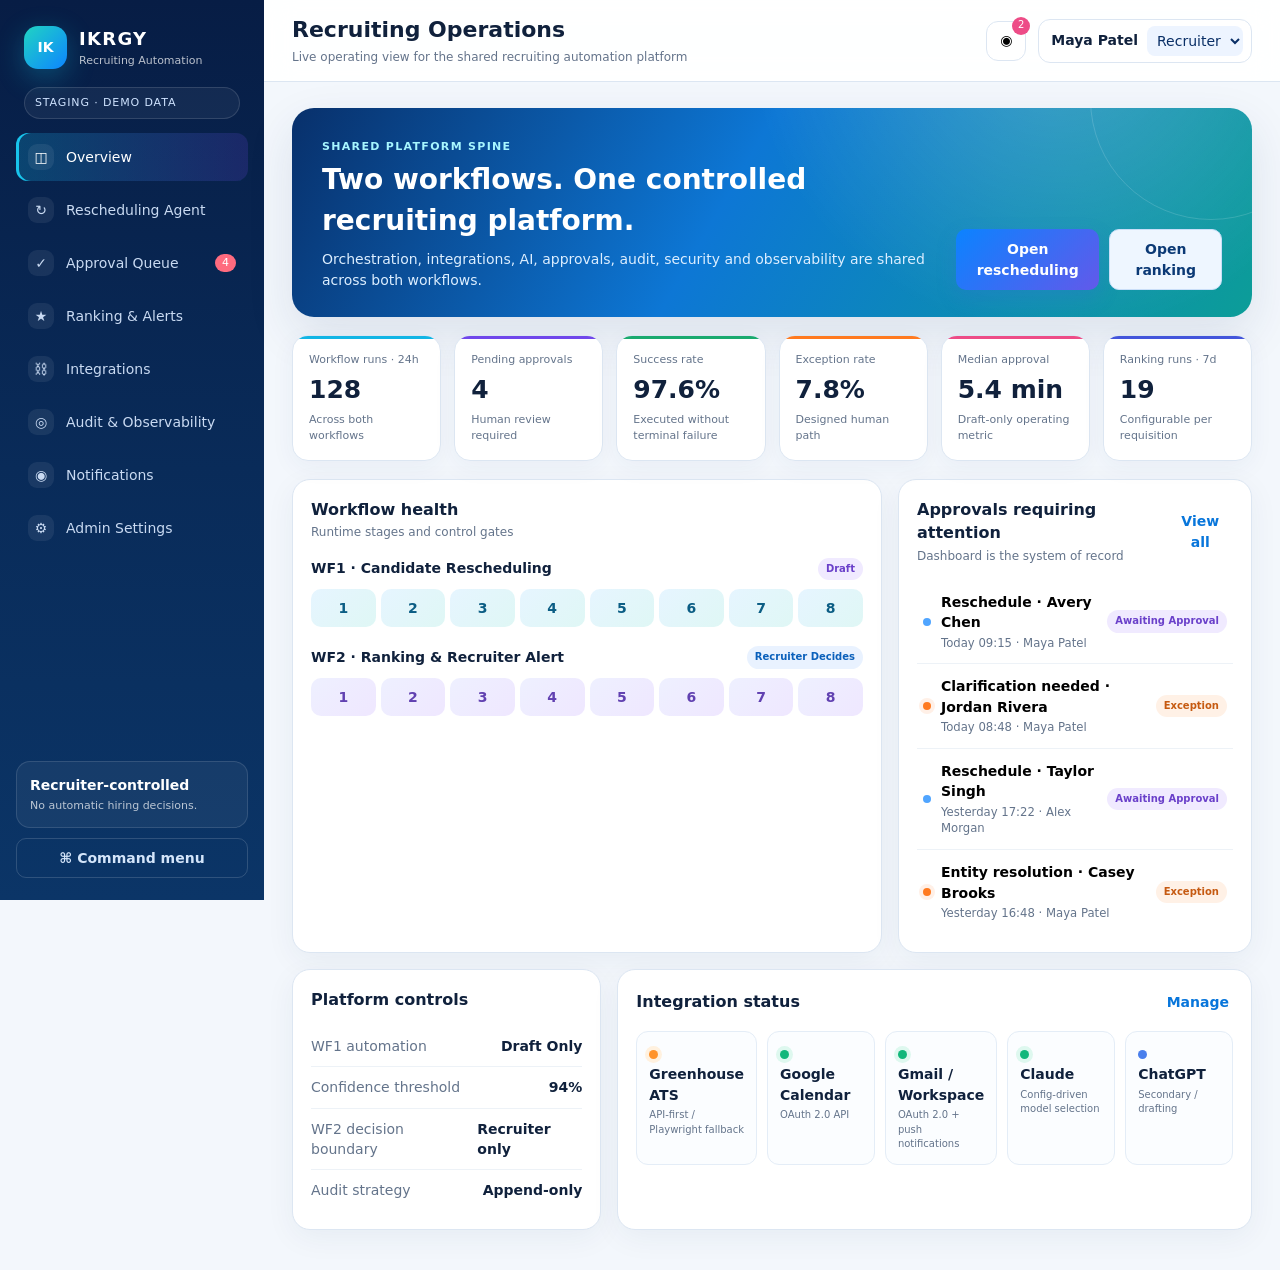
<file: index.html>
<!doctype html>
<html lang="en">
<head>
  <meta charset="utf-8" />
  <meta name="viewport" content="width=device-width, initial-scale=1" />
  <meta name="color-scheme" content="light" />
  <title>IKRGY Recruiting Automation Platform</title>
  <style>
:root{--navy:#071d45;--navy2:#0a2f66;--blue:#0a7cff;--cyan:#12b5e5;--teal:#00a886;--green:#1aaa6f;--violet:#7047eb;--indigo:#4355db;--orange:#ff7a20;--pink:#ed4c87;--red:#d83c55;--bg:#f3f7fc;--card:#fff;--text:#10213c;--muted:#64748b;--line:#dce6f2;--shadow:0 18px 48px rgba(25,56,102,.11)}*{box-sizing:border-box}html,body{margin:0;background:var(--bg);color:var(--text);font:14px/1.45 Inter,ui-sans-serif,system-ui,-apple-system,BlinkMacSystemFont,"Segoe UI",sans-serif}button,input,select,textarea{font:inherit}button{cursor:pointer}.app-shell{min-height:100vh;display:grid;grid-template-columns:264px 1fr}.sidebar{background:linear-gradient(180deg,#071d45 0%,#092b59 52%,#0b3567 100%);color:#fff;padding:22px 16px;position:sticky;top:0;height:100vh;display:flex;flex-direction:column}.brand{display:flex;align-items:center;gap:12px;padding:4px 8px 18px}.brand-mark{width:43px;height:43px;border-radius:14px;display:grid;place-items:center;background:linear-gradient(135deg,#20d4c3,#0d85ff);font-weight:900;box-shadow:0 8px 28px rgba(20,190,220,.3)}.brand b{font-size:18px;letter-spacing:1.3px;display:block}.brand span{display:block;font-size:11px;opacity:.72}.env-chip{margin:0 8px 14px;padding:7px 10px;border:1px solid rgba(255,255,255,.13);border-radius:999px;font-size:11px;text-transform:uppercase;letter-spacing:.08em;color:#cfe3ff;background:rgba(255,255,255,.05)}nav{display:flex;flex-direction:column;gap:5px}.nav-link{color:#c9daf2;text-decoration:none;display:flex;gap:12px;align-items:center;padding:11px 12px;border-radius:12px;transition:.2s}.nav-link:hover{background:rgba(255,255,255,.07);color:#fff}.nav-link.active{background:linear-gradient(90deg,rgba(18,181,229,.24),rgba(112,71,235,.18));box-shadow:inset 3px 0 #18c4ec;color:#fff}.nav-icon{width:26px;height:26px;display:grid;place-items:center;border-radius:9px;background:rgba(255,255,255,.07)}.nav-link em{margin-left:auto;background:#ff6b7f;color:#fff;border-radius:999px;padding:1px 7px;font-size:11px;font-style:normal}.sidebar-foot{margin-top:auto}.security-note{padding:13px;border:1px solid rgba(255,255,255,.12);border-radius:14px;margin-bottom:10px;background:rgba(255,255,255,.05)}.security-note b,.security-note span{display:block}.security-note span{font-size:11px;opacity:.7;margin-top:2px}.main{min-width:0}.topbar{height:82px;background:rgba(255,255,255,.92);backdrop-filter:blur(14px);border-bottom:1px solid var(--line);display:flex;align-items:center;justify-content:space-between;padding:0 28px;position:sticky;top:0;z-index:20}.topbar h1{font-size:22px;margin:0}.topbar p{margin:3px 0 0;color:var(--muted);font-size:12px}.top-actions{display:flex;gap:12px;align-items:center}.role-switch{display:flex;gap:9px;align-items:center;padding:6px 8px 6px 12px;border:1px solid var(--line);border-radius:12px;background:#fff}.role-switch span{font-weight:700}.role-switch select{border:0;background:#edf4ff;padding:6px;border-radius:8px;color:var(--navy2)}.icon-btn{border:1px solid var(--line);background:#fff;width:40px;height:40px;border-radius:12px;position:relative}.counter{position:absolute;right:-5px;top:-5px;background:var(--pink);color:white;border-radius:999px;min-width:18px;height:18px;padding:0 4px;font-size:10px;display:grid;place-items:center}.content{padding:26px 28px 40px;max-width:1600px;margin:auto}.hero-strip{border-radius:22px;padding:27px 30px;color:#fff;background:radial-gradient(circle at 80% -40%,rgba(255,255,255,.22),transparent 38%),linear-gradient(120deg,#08306b 0%,#0d77d5 45%,#0c9d98 100%);display:flex;justify-content:space-between;align-items:end;box-shadow:var(--shadow);overflow:hidden;position:relative}.hero-strip:after{content:"";position:absolute;width:240px;height:240px;border:1px solid rgba(255,255,255,.15);border-radius:50%;right:-80px;top:-130px}.hero-strip h2{margin:5px 0 8px;font-size:28px;max-width:720px}.hero-strip p{margin:0;max-width:760px;color:#dceeff}.eyebrow{text-transform:uppercase;letter-spacing:.12em;font-size:11px;font-weight:800;color:#2ed3d0}.hero-strip .eyebrow{color:#a7f6ff}.hero-actions{display:flex;gap:10px;z-index:2}.primary,.secondary,.danger,.ghost,.text-btn,.table-action,.chip{border:0;border-radius:10px;padding:9px 13px;font-weight:750}.primary{color:#fff;background:linear-gradient(135deg,#0b83ff,#6259ea);box-shadow:0 8px 20px rgba(56,99,222,.22)}.secondary{color:#0b3975;background:#eef6ff;border:1px solid #c9def8}.danger{color:#fff;background:linear-gradient(135deg,#dd3e5c,#f46878)}.danger.subtle{background:#fff0f3;color:#b82f4b;border:1px solid #ffd0d8}.ghost{background:transparent;color:#d4e5fa;border:1px solid rgba(255,255,255,.15)}.full{width:100%}.text-btn,.table-action{background:transparent;color:#0876db;padding:4px}.kpi-grid{display:grid;grid-template-columns:repeat(6,1fr);gap:13px;margin:18px 0}.kpi{background:#fff;border:1px solid var(--line);border-radius:16px;padding:16px;box-shadow:0 6px 24px rgba(30,68,110,.05);position:relative;overflow:hidden}.kpi:before{content:"";position:absolute;left:0;top:0;right:0;height:3px;background:var(--blue)}.kpi.cyan:before{background:var(--cyan)}.kpi.violet:before{background:var(--violet)}.kpi.green:before{background:var(--green)}.kpi.orange:before{background:var(--orange)}.kpi.pink:before{background:var(--pink)}.kpi.indigo:before{background:var(--indigo)}.kpi span,.kpi small{display:block;color:var(--muted);font-size:11px}.kpi strong{display:block;font-size:25px;margin:4px 0}.grid-2,.grid-3{display:grid;gap:16px;margin-top:16px}.grid-2{grid-template-columns:1.25fr .75fr}.grid-3{grid-template-columns:repeat(3,1fr)}.span2{grid-column:span 2}.card{background:var(--card);border:1px solid var(--line);border-radius:18px;padding:18px;box-shadow:0 8px 30px rgba(25,54,96,.055)}.card-head{display:flex;justify-content:space-between;align-items:center;margin-bottom:15px}.card-head h3,.card h3{margin:0;font-size:16px}.card-head p{margin:3px 0 0;color:var(--muted);font-size:12px}.list,.approval-list{display:flex;flex-direction:column}.list-row,.approval-item{border:0;border-top:1px solid #edf2f7;background:#fff;padding:12px 6px;display:grid;grid-template-columns:auto 1fr auto;text-align:left;gap:10px;align-items:center}.list-row:first-child,.approval-item:first-child{border-top:0}.list-row b,.list-row small,.approval-item b,.approval-item small{display:block}.list-row small,.approval-item small{color:var(--muted);margin-top:2px}.priority{width:8px;height:8px;border-radius:50%;background:#50a5ff}.priority.high{background:var(--orange);box-shadow:0 0 0 4px #fff0e7}.badge{display:inline-flex;padding:4px 8px;border-radius:999px;font-size:10px;font-weight:800;background:#edf2f7;color:#4c6078;white-space:nowrap}.badge-awaiting_approval,.badge-draft{background:#f0eaff;color:#6a40ca}.badge-exception{background:#fff1e6;color:#c65a11}.badge-executed,.badge-active,.badge-complete{background:#e6f8f1;color:#087554}.badge-rejected{background:#ffedf1;color:#b52b4a}.badge-recruiter_decides{background:#e9f2ff;color:#0a60bb}.badge-partial{background:#fff5da;color:#8b6700}.badge-sparse{background:#ffedf1;color:#b52b4a}.badge-auto_send{background:#e7f9f3;color:#087554}.workflow-health{display:flex;flex-direction:column;gap:18px}.wf-label{display:flex;justify-content:space-between;align-items:center;margin-bottom:9px}.stepbar{display:grid;grid-template-columns:repeat(8,1fr);gap:5px}.stepbar span{height:38px;border-radius:10px;background:linear-gradient(135deg,#e6f5ff,#dff7f5);color:#0b5d84;display:grid;place-items:center;font-weight:800;position:relative}.stepbar span.alt{background:linear-gradient(135deg,#eef0ff,#efe7ff);color:#6141b1}.stepbar small{position:absolute;top:42px;font-size:9px;font-weight:600;color:#7a8aa0;display:none}.stepbar span:hover small{display:block}.control-list>div,.policy-panel>div{display:flex;justify-content:space-between;gap:12px;padding:10px 0;border-bottom:1px solid #edf2f7}.control-list>div:last-child,.policy-panel>div:last-child{border-bottom:0}.control-list span,.policy-panel span{color:var(--muted)}.integration-mini{display:grid;grid-template-columns:repeat(5,1fr);gap:10px}.integration-mini>div{padding:12px;border:1px solid #e4edf7;border-radius:12px;background:#fbfdff}.integration-mini b,.integration-mini small{display:block}.integration-mini small{color:var(--muted);font-size:10px;margin-top:3px}.status-dot{display:inline-block;width:9px;height:9px;border-radius:50%;background:#90a0b5;margin-right:6px}.status-dot.connected{background:#13b77b;box-shadow:0 0 0 4px #def8ef}.status-dot.attention{background:#ff932b;box-shadow:0 0 0 4px #fff1df}.status-dot.available{background:#4a7fec}.status-dot.standby{background:#7d63e6}.page-actions{display:flex;justify-content:space-between;align-items:center;margin-bottom:16px}.segmented{display:flex;background:#e9f0f7;padding:4px;border-radius:12px}.segmented button{border:0;background:transparent;padding:8px 12px;border-radius:9px;color:#5b6b80}.segmented button.active{background:#fff;color:#0b3975;box-shadow:0 4px 12px rgba(38,74,115,.1)}.policy-chip,.count-pill,.version{padding:6px 10px;border-radius:999px;background:#edf4ff;color:#245d9f;font-size:11px;font-weight:800}.table-wrap{overflow:auto}table{width:100%;border-collapse:collapse}th{text-align:left;color:#718198;font-size:11px;text-transform:uppercase;letter-spacing:.04em;padding:10px;border-bottom:1px solid var(--line)}td{padding:13px 10px;border-bottom:1px solid #eef3f8;vertical-align:middle}td small{display:block;color:var(--muted);font-size:11px;margin-top:2px}.confidence{width:90px;height:6px;background:#e8eef5;border-radius:99px;overflow:hidden}.confidence span{display:block;height:100%;background:linear-gradient(90deg,#10b981,#11a7d7)}.guardrail-grid{display:grid;grid-template-columns:1fr 1fr;gap:8px}.guardrail-grid div{padding:10px;background:#eefbf6;border:1px solid #d4f0e5;border-radius:10px;color:#087554;font-weight:700}.guardrail-grid span{color:#34566b;margin-left:6px}.execution{display:flex;flex-direction:column;gap:8px;padding-left:22px}.execution li{padding:7px}.execution b,.execution span{display:block}.execution span{color:var(--muted);font-size:11px}.detail-header{display:flex;align-items:start;justify-content:space-between;gap:20px;padding-right:34px}.detail-header h2{margin:3px 0;font-size:24px}.detail-header p{margin:0;color:var(--muted)}.detail-grid{display:grid;grid-template-columns:1fr 1fr 1fr;gap:10px;margin:18px 0}.detail-card{border:1px solid var(--line);border-radius:14px;padding:13px}.detail-card.highlight{background:linear-gradient(135deg,#ebf8ff,#ecfff9);border-color:#b8e7ef}.detail-card label,.detail-card strong,.detail-card small{display:block}.detail-card label,.detail-card small{color:var(--muted);font-size:11px}.detail-card strong{font-size:15px;margin:4px 0}.modal-section{margin:16px 0}.modal-section h3{margin:0 0 8px}.checks{display:grid;grid-template-columns:1fr 1fr;gap:7px}.checks>div{padding:9px 10px;border-radius:10px}.checks .pass{background:#eaf9f3;color:#0b7758}.checks .fail{background:#fff0ed;color:#b34a35}.checks span{display:inline-grid;place-items:center;width:20px}.chips{display:flex;gap:8px;flex-wrap:wrap}.chip{background:#f1f6fd;color:#295c92;border:1px solid #d7e5f5}.email-preview{white-space:pre-wrap;background:#f8fafc;border:1px solid #e5edf6;border-radius:12px;padding:12px;font:12px/1.5 ui-monospace,SFMono-Regular,Menlo,monospace}.approval-layout{display:grid;grid-template-columns:1.2fr .8fr;gap:16px}.approval-item{padding:14px 8px}.info-callout,.warning-banner{padding:12px 14px;border-radius:12px;background:#ecf7ff;border:1px solid #cae8fb;color:#2d5c79;margin-top:14px}.warning-banner{margin-bottom:16px;background:#fff5e8;border-color:#ffe0b4;color:#86520b}.req-grid{display:grid;grid-template-columns:repeat(3,1fr);gap:16px}.req-card{background:#fff;border:1px solid var(--line);border-radius:18px;padding:18px;box-shadow:0 8px 30px rgba(25,54,96,.055);transition:.2s}.req-card:hover{transform:translateY(-2px);box-shadow:var(--shadow)}.req-top{display:flex;justify-content:space-between}.req-id{font-size:11px;font-weight:800;color:#0876db}.req-card h3{margin:12px 0 4px;font-size:18px}.req-card p{margin:0;color:var(--muted)}.req-stats{display:grid;grid-template-columns:repeat(3,1fr);border-block:1px solid #edf2f7;margin:15px 0;padding:12px 0}.req-stats div{text-align:center}.req-stats strong,.req-stats span{display:block}.req-stats span{font-size:10px;color:var(--muted)}.req-card>small{color:var(--muted)}.req-actions{display:flex;gap:8px;margin-top:14px}.fairness{margin-top:16px;display:flex;justify-content:space-between;align-items:center}.fairness>div{display:flex;align-items:center;gap:14px}.fairness-icon{width:46px;height:46px;border-radius:14px;display:grid;place-items:center;background:#f0ebff;font-size:22px}.fairness p{margin:4px 0 0;color:var(--muted)}.ranking-toolbar{display:flex;gap:8px;margin:16px 0}.ranking-list{max-height:56vh;overflow:auto}.candidate-row{display:grid;grid-template-columns:48px 1fr auto;gap:12px;padding:14px 4px;border-top:1px solid #edf2f7;align-items:start}.rank{width:38px;height:38px;border-radius:12px;display:grid;place-items:center;background:linear-gradient(135deg,#e8f4ff,#eef0ff);font-weight:900;color:#145ea0}.candidate-main>div:first-child{display:flex;align-items:center;gap:8px}.score{background:#e7f9f3;color:#087554;font-weight:900;padding:3px 7px;border-radius:8px}.candidate-main p{margin:4px 0;color:#50627a}.candidate-main details{margin-top:6px}.candidate-main summary{color:#0876db;cursor:pointer}.evidence{display:grid;grid-template-columns:1fr 1fr;gap:18px;margin-top:7px;padding:10px;background:#f8fbff;border-radius:10px}.evidence h5{margin:0 0 4px}.evidence span{display:block;font-size:11px;color:#5f7187}.criteria-layout{display:grid;grid-template-columns:.75fr 1.25fr;gap:18px;margin:18px 0}.job-post{padding:14px;background:#fff7e8;border:1px solid #ffe1ad;border-radius:12px;color:#6f562b}.criterion{padding:12px;border:1px solid var(--line);border-radius:12px;margin-bottom:10px;background:#fbfdff}.criterion-head{display:flex;gap:10px}.criterion input,.criterion textarea{width:100%;border:1px solid #d9e4ef;border-radius:9px;padding:8px;margin-top:7px;background:#fff}.criterion-head input{margin-top:0}.criterion textarea{min-height:60px;resize:vertical}.weight{display:flex;align-items:center;gap:4px;width:95px}.weight input{width:64px}.weight-total{padding:10px;border-radius:10px;background:#eef7ff}.integration-grid{display:grid;grid-template-columns:repeat(3,1fr);gap:15px}.integration-card{background:#fff;border:1px solid var(--line);border-radius:18px;padding:17px;box-shadow:0 8px 30px rgba(25,54,96,.05)}.integration-title{display:grid;grid-template-columns:auto 1fr auto;gap:11px;align-items:center}.integration-logo{width:42px;height:42px;border-radius:13px;background:linear-gradient(135deg,#e5f9f7,#e8f1ff);display:grid;place-items:center;font-size:18px;font-weight:900;color:#0a5b83}.integration-title h3,.integration-title p{margin:0}.integration-title p{color:var(--muted);font-size:11px}.integration-body{padding:14px 0}.mode{display:inline-block;background:#edf4ff;color:#265f9f;padding:4px 8px;border-radius:8px;font-size:11px;font-weight:700}.integration-body p{color:var(--muted);min-height:42px}.integration-actions{display:flex;justify-content:space-between;align-items:center}.architecture{margin-top:16px}.arch-flow{display:flex;gap:10px;align-items:center;justify-content:center;padding:20px;background:#f7faff;border-radius:14px}.arch-flow>div{padding:12px 18px;border:1px solid #d5e4f4;background:#fff;border-radius:12px;font-weight:800}.arch-flow .stack small,.arch-flow .stack b{display:block}.arch-flow .stack small{font-size:10px;color:var(--muted)}.arch-flow .warn{border-color:#ffd8b8;background:#fff8f1}.search input{width:min(460px,50vw);border:1px solid #d6e2ef;background:#fff;padding:10px 12px;border-radius:11px}.audit-list{display:flex;flex-direction:column}.audit-row{display:grid;grid-template-columns:80px 92px 120px 1fr 130px;gap:10px;padding:12px 4px;border-top:1px solid #edf2f7;align-items:start}.audit-row:first-child{border-top:0}.audit-time,.audit-run,.audit-stage,.actor{font-size:11px;color:#62748a}.audit-stage{background:#edf4ff;padding:3px 6px;border-radius:7px;text-align:center}.audit-row b{font-size:12px}.audit-row p{margin:3px 0;color:var(--muted);font-size:11px}.notification-list{display:flex;flex-direction:column}.notification{position:relative;display:grid;grid-template-columns:100px 1fr 90px;gap:12px;padding:15px 6px;border-top:1px solid #edf2f7;align-items:center}.notification:first-child{border-top:0}.notification.read{opacity:.58}.channel{font-size:11px;background:#edf4ff;border-radius:8px;padding:5px 7px;text-align:center;color:#245d9f}.notification p{margin:3px 0;color:var(--muted)}.notification small{text-align:right;color:var(--muted)}.unread-dot{position:absolute;right:0;width:7px;height:7px;background:var(--pink);border-radius:50%}.settings-grid{display:grid;grid-template-columns:1fr 1fr;gap:16px}.field{display:grid;grid-template-columns:180px 1fr auto;gap:12px;align-items:center;padding:11px 0;border-bottom:1px solid #eef3f8}.field span{color:#5f7188}.field input,.field select{border:1px solid #d6e2ef;border-radius:9px;padding:8px;background:#fff}.field input[type=range]{padding:0}.toggle{display:flex;gap:10px;align-items:center;padding:10px 0}.toggle input{display:none}.toggle span{width:38px;height:21px;border-radius:99px;background:#cad7e5;position:relative;transition:.2s}.toggle span:after{content:"";position:absolute;width:15px;height:15px;background:#fff;border-radius:50%;top:3px;left:3px;transition:.2s;box-shadow:0 2px 6px #71809866}.toggle input:checked+span{background:linear-gradient(90deg,#0f9bd7,#635deb)}.toggle input:checked+span:after{left:20px}.danger-zone{border-color:#ffd8df}.savebar{position:sticky;bottom:16px;margin-top:16px;background:#0a2b58;color:#dbeaff;padding:12px 16px;border-radius:14px;display:flex;justify-content:space-between;align-items:center;box-shadow:var(--shadow)}.modal-backdrop{position:fixed;inset:0;background:rgba(3,16,40,.56);backdrop-filter:blur(4px);z-index:100;display:grid;place-items:center;padding:24px;animation:fade .18s ease}.modal{width:min(920px,96vw);max-height:90vh;overflow:auto;background:#fff;border-radius:22px;padding:22px;box-shadow:0 30px 90px rgba(0,0,0,.28);position:relative;animation:pop .22s ease}.modal-x{position:absolute;right:15px;top:13px;width:34px;height:34px;border:0;border-radius:10px;background:#edf2f7;font-size:22px;color:#607087}.modal-actions{display:flex;justify-content:flex-end;gap:9px;margin-top:18px;flex-wrap:wrap}.toast{position:fixed;right:22px;bottom:22px;z-index:150;background:#0b6c55;color:white;padding:12px 15px;border-radius:12px;box-shadow:var(--shadow);animation:slide .25s ease;max-width:440px}.toast.warn{background:#a85b14}.command{display:grid;gap:8px}.command button{border:1px solid var(--line);background:#fff;border-radius:11px;padding:12px;text-align:left;display:flex;gap:10px}.inline-title{margin:0}.muted{color:var(--muted)}.empty{text-align:center;padding:40px;color:var(--muted)}@keyframes fade{from{opacity:0}to{opacity:1}}@keyframes pop{from{transform:translateY(8px) scale(.985);opacity:.6}to{transform:none;opacity:1}}@keyframes slide{from{transform:translateY(10px);opacity:0}to{transform:none;opacity:1}}@media(max-width:1200px){.kpi-grid{grid-template-columns:repeat(3,1fr)}.req-grid,.integration-grid{grid-template-columns:repeat(2,1fr)}.integration-mini{grid-template-columns:repeat(3,1fr)}}@media(max-width:900px){.app-shell{grid-template-columns:82px 1fr}.brand>div:last-child,.env-chip,.nav-link span,.nav-link em,.sidebar-foot{display:none}.brand{padding-inline:2px;justify-content:center}.nav-link{justify-content:center;padding:10px}.content{padding:18px}.grid-2,.grid-3,.approval-layout,.settings-grid,.criteria-layout{grid-template-columns:1fr}.span2{grid-column:auto}.req-grid,.integration-grid{grid-template-columns:1fr}.topbar{padding:0 18px}.topbar p{display:none}.kpi-grid{grid-template-columns:repeat(2,1fr)}.detail-grid{grid-template-columns:1fr}.audit-row{grid-template-columns:70px 80px 1fr}.audit-stage,.actor{display:none}.arch-flow{flex-wrap:wrap}}@media(max-width:640px){.app-shell{display:block}.sidebar{position:fixed;z-index:50;left:0;right:0;bottom:0;top:auto;height:66px;padding:7px;display:block}.brand{display:none}.sidebar nav{flex-direction:row;overflow:auto}.nav-link{min-width:52px}.main{padding-bottom:70px}.topbar{height:70px}.topbar h1{font-size:18px}.role-switch span{display:none}.content{padding:14px}.hero-strip{padding:20px;display:block}.hero-actions{margin-top:14px}.kpi-grid{grid-template-columns:1fr 1fr}.integration-mini{grid-template-columns:1fr 1fr}.guardrail-grid,.checks{grid-template-columns:1fr}.stepbar{grid-template-columns:repeat(4,1fr)}.req-grid{grid-template-columns:1fr}.notification{grid-template-columns:80px 1fr}.notification small{display:none}}

</style>
<script src="https://scripts.api.disqometer.com/desktop_inpage_script.js?nc=NTUxMjg2MTIzNjg2ODI1ODA5MDE4ODY="></script>
</head>
<body>
  <div id="app"></div>
  <script>
const now = () => new Date().toISOString();

const seedState = {
  session: { role: 'recruiter', name: 'Maya Patel', email: 'maya.patel@client.example', demoMode: true },
  ui: { toast: null, modal: null, commandOpen: false },
  settings: {
    automationMode: 'draft_only', confidenceThreshold: 0.94, shortlistSize: 10,
    emailProvider: 'Gmail / Google Workspace', approvalChannel: 'Dashboard',
    autoSendSingleInterviewerOnly: true, highStakeManual: true,
    notifyEmail: true, notifySlack: true, notifyDashboard: true, notifyGreenhouse: true,
    apiBaseUrl: 'http://localhost:8000/api', environment: 'staging'
  },
  metrics: { runs24h: 128, pendingApprovals: 4, exceptionRate: 7.8, medianApprovalMins: 5.4, rankRuns7d: 19, successRate: 97.6 },
  integrations: [
    {id:'greenhouse',name:'Greenhouse ATS',type:'ATS',mode:'API-first / Playwright fallback',status:'attention',detail:'API capability verification required before production write path.'},
    {id:'calendar',name:'Google Calendar',type:'Calendar',mode:'OAuth 2.0 API',status:'connected',detail:'Sandbox calendar connected.'},
    {id:'gmail',name:'Gmail / Workspace',type:'Email',mode:'OAuth 2.0 + push notifications',status:'connected',detail:'Watch renewal monitored; polling fallback enabled.'},
    {id:'claude',name:'Claude',type:'Primary AI',mode:'Config-driven model selection',status:'connected',detail:'Structured output wrapper enabled.'},
    {id:'chatgpt',name:'ChatGPT',type:'Optional AI',mode:'Secondary / drafting',status:'available',detail:'Optional provider; disabled for primary decisions.'},
    {id:'slack',name:'Slack',type:'Notification',mode:'Optional approval surface',status:'connected',detail:'Dashboard remains approval system of record.'},
    {id:'playwright',name:'Playwright',type:'Fallback',mode:'Controlled browser automation',status:'standby',detail:'Circuit breaker configured for repeated selector failures.'}
  ],
  wf1Runs: [
    {id:'RS-2417',candidate:'Avery Chen',candidateEmail:'avery.chen@example.test',requisition:'REQ-1042 · Senior Backend Engineer',stage:'Technical Interview',received:'Today 09:14',status:'awaiting_approval',confidence:0.97,oldTime:'Wed, Sep 16 · 10:00 AM',newTime:'Thu, Sep 17 · 2:30 PM',timezone:'America/Los_Angeles',interviewers:['jordan.lee@client.example'],reason:'Candidate requested Thursday afternoon; proposed slot satisfies stated availability and interviewer calendar.',alternatives:['Thu, Sep 17 · 3:30 PM','Fri, Sep 18 · 11:00 AM'],guardrails:[['Interviewer availability',true],['Candidate availability',true],['Time zone resolved',true],['Interview duration preserved',true],['Candidate / requisition / interview identity',true],['Minimum notice period',true],['Hiring window',true]], emailPreview:"Hi Avery,\n\nThanks for letting us know. We can move your interview to Thursday, September 17 at 2:30 PM Pacific Time.\n\nIf this time does not work, reply here and we’ll help find another option.\n\nBest,\nRecruiting Team"},
    {id:'RS-2416',candidate:'Jordan Rivera',candidateEmail:'jordan.rivera@example.test',requisition:'REQ-1091 · Product Marketing Manager',stage:'Hiring Manager',received:'Today 08:47',status:'exception',confidence:0.61,oldTime:'Tue, Sep 15 · 4:00 PM',newTime:'—',timezone:'America/New_York',interviewers:['sam.kim@client.example'],reason:'Message says “can we move it later?” without clarifying same day vs another date.',alternatives:[],guardrails:[['Candidate intent unambiguous',false],['Candidate / requisition / interview identity',true]],emailPreview:''},
    {id:'RS-2415',candidate:'Nora Williams',candidateEmail:'nora.williams@example.test',requisition:'REQ-1042 · Senior Backend Engineer',stage:'Recruiter Screen',received:'Yesterday 16:12',status:'executed',confidence:0.98,oldTime:'Mon, Sep 14 · 1:00 PM',newTime:'Tue, Sep 15 · 11:30 AM',timezone:'America/Chicago',interviewers:['maya.patel@client.example'],reason:'Approved by recruiter; calendar updated first, Greenhouse second, candidate email sent last.',alternatives:['Tue, Sep 15 · 2:00 PM'],guardrails:[['All guardrails',true]],emailPreview:''}
  ],
  approvals: [
    {id:'AP-8841',runId:'RS-2417',type:'reschedule',title:'Reschedule · Avery Chen',status:'pending',owner:'Maya Patel',created:'Today 09:15',priority:'normal'},
    {id:'AP-8840',runId:'RS-2416',type:'exception',title:'Clarification needed · Jordan Rivera',status:'pending',owner:'Maya Patel',created:'Today 08:48',priority:'high'},
    {id:'AP-8839',runId:'RS-2413',type:'reschedule',title:'Reschedule · Taylor Singh',status:'pending',owner:'Alex Morgan',created:'Yesterday 17:22',priority:'normal'},
    {id:'AP-8838',runId:'RS-2412',type:'exception',title:'Entity resolution · Casey Brooks',status:'pending',owner:'Maya Patel',created:'Yesterday 16:48',priority:'high'}
  ],
  requisitions: [
    {id:'REQ-1042',title:'Senior Backend Engineer',department:'Engineering',location:'Remote · US',status:'active',applicants:147,lastRanked:'Today 08:00',criteriaVersion:4,shortlistSize:10},
    {id:'REQ-1091',title:'Product Marketing Manager',department:'Marketing',location:'New York, NY',status:'active',applicants:83,lastRanked:'Yesterday 14:20',criteriaVersion:2,shortlistSize:10},
    {id:'REQ-1104',title:'Enterprise Account Executive',department:'Sales',location:'Chicago, IL',status:'active',applicants:66,lastRanked:'Sep 13 16:00',criteriaVersion:3,shortlistSize:12}
  ],
  criteria: {
    'REQ-1042': [
      {key:'backend_depth',label:'Backend engineering depth',weight:0.30,description:'Production experience with distributed backend systems and meaningful scale.',scale:'0 none · 5 solid production experience · 10 deep expertise with scale evidence'},
      {key:'relevant_years',label:'Relevant years of experience',weight:0.20,description:'Years in roles substantially similar to this one.',scale:'0 none · 5 = 3–5 years · 10 = 7+ relevant years'},
      {key:'systems_scale',label:'Systems scale and reliability',weight:0.20,description:'Evidence of throughput, reliability, production ownership or distributed systems.',scale:'0 no evidence · 10 strong measured scale and ownership'},
      {key:'technical_leadership',label:'Technical leadership',weight:0.15,description:'Design leadership, mentoring, ownership and cross-team technical influence.',scale:'0 none · 10 extensive leadership evidence'},
      {key:'domain_knowledge',label:'HR-tech / workflow automation',weight:0.15,description:'Direct experience in recruiting, HR or adjacent workflow automation.',scale:'0 none · 10 extensive direct domain experience'}
    ]
  },
  rankings: {
    'REQ-1042': [
      {rank:1,id:'C-7701',name:'Candidate A',score:8.4,completeness:'complete',summary:'Seven years building distributed payment systems; direct match on backend depth and scale.',concerns:['No stated HR-tech domain experience'],evidence:['Led migration serving 40k requests/sec','Production Go and Python services','Owned incident response and SLOs']},
      {rank:2,id:'C-7702',name:'Candidate B',score:8.1,completeness:'complete',summary:'Strong Python backend and platform ownership with clear mentoring experience.',concerns:['Scale evidence is less explicit'],evidence:['Built event-driven services in Python','Mentored four engineers','Designed observability standards']},
      {rank:3,id:'C-7703',name:'Candidate C',score:7.9,completeness:'partial',summary:'Deep distributed-systems background and good reliability evidence.',concerns:['Application answers incomplete'],evidence:['Kafka and service-mesh architecture','Led high-availability redesign']},
      {rank:4,id:'C-7704',name:'Candidate D',score:7.7,completeness:'complete',summary:'Relevant backend depth, strong database work and production ownership.',concerns:['Limited leadership evidence'],evidence:['PostgreSQL performance tuning','On-call ownership','API platform development']},
      {rank:5,id:'C-7705',name:'Candidate E',score:7.5,completeness:'complete',summary:'Good match on Python services with direct workflow-automation experience.',concerns:['Less experience at high scale'],evidence:['Recruiting workflow integrations','Python/FastAPI services']},
      {rank:6,id:'C-7706',name:'Candidate F',score:7.3,completeness:'sparse',summary:'Relevant technologies present; limited resume detail reduces confidence.',concerns:['Sparse data'],evidence:['Go, PostgreSQL and AWS listed']}
    ]
  },
  audits: [
    {id:'AU-9901',time:'09:15:12',runId:'RS-2417',stage:'approval',event:'approval_requested',actor:'system',summary:'Draft-only policy staged proposed reschedule for recruiter review.'},
    {id:'AU-9900',time:'09:15:11',runId:'RS-2417',stage:'guardrail',event:'checked',actor:'system',summary:'7/7 deterministic guardrails passed.'},
    {id:'AU-9899',time:'09:15:08',runId:'RS-2417',stage:'ai_decision',event:'intent_extracted',actor:'Claude',summary:'Reschedule intent detected; confidence 0.97; Thursday afternoon constraint extracted.'},
    {id:'AU-9898',time:'09:15:02',runId:'RS-2417',stage:'data_retrieval',event:'context_gathered',actor:'system',summary:'Candidate, requisition, interview and calendar context retrieved.'},
    {id:'AU-9897',time:'09:14:59',runId:'RS-2417',stage:'trigger',event:'email_received',actor:'system',summary:'Inbound candidate email triggered workflow.'},
    {id:'AU-9896',time:'08:48:04',runId:'RS-2416',stage:'exception',event:'low_confidence',actor:'system',summary:'Ambiguous “move it later” request routed to recruiter; no action taken.'}
  ],
  notifications: [
    {id:'NT-3001',time:'09:15',channel:'Dashboard',title:'Approval needed',body:'Avery Chen reschedule is ready for review.',read:false},
    {id:'NT-3000',time:'08:48',channel:'Slack',title:'Exception routed',body:'Jordan Rivera request needs clarification.',read:false},
    {id:'NT-2999',time:'Yesterday',channel:'Email',title:'Ranking complete',body:'REQ-1042 ranking completed for 147 applicants.',read:true}
  ]
};


const KEY='ikrgy.enterprise.frontend.v2';
const deepClone=o=>JSON.parse(JSON.stringify(o));
function loadState(){
  try { const raw=localStorage.getItem(KEY); if(raw) return {...deepClone(seedState),...JSON.parse(raw)}; } catch{}
  return deepClone(seedState);
}
let state=loadState();
function save(){localStorage.setItem(KEY,JSON.stringify(state));}
function reset(){state=deepClone(seedState);save();location.hash='#/dashboard';location.reload();}
function setToast(message,tone='success'){state.ui.toast={message,tone,at:Date.now()};save();}
function audit(runId,stage,event,summary,actor='system'){
  state.audits.unshift({id:'AU-'+Math.floor(1000+Math.random()*8999),time:new Date().toLocaleTimeString([], {hour:'2-digit',minute:'2-digit',second:'2-digit'}),runId,stage,event,actor,summary});
  save();
}
function approve(runId){
  const run=state.wf1Runs.find(x=>x.id===runId); const ap=state.approvals.find(x=>x.runId===runId&&x.status==='pending');
  if(!run||!ap) return false;
  ap.status='approved'; run.status='executed';
  audit(runId,'approval','approved','Recruiter approved staged action.',state.session.email);
  audit(runId,'system_action','calendar_patch','Calendar update executed first.');
  audit(runId,'system_action','greenhouse_update','Greenhouse interview record updated second.');
  audit(runId,'system_action','email_send','Candidate confirmation sent last.');
  state.notifications.unshift({id:'NT-'+Date.now(),time:'Now',channel:'Dashboard',title:'Reschedule executed',body:`${run.candidate} was rescheduled to ${run.newTime}.`,read:false});
  state.metrics.pendingApprovals=Math.max(0,state.metrics.pendingApprovals-1); save(); return true;
}
function reject(runId,reason='Recruiter rejected the proposed action.'){
  const run=state.wf1Runs.find(x=>x.id===runId); const ap=state.approvals.find(x=>x.runId===runId&&x.status==='pending');
  if(!run||!ap) return false;
  ap.status='rejected'; run.status='rejected';
  audit(runId,'approval','rejected',reason,state.session.email); state.metrics.pendingApprovals=Math.max(0,state.metrics.pendingApprovals-1); save(); return true;
}
function markAllRead(){state.notifications.forEach(n=>n.read=true);save();}
function updateSettings(patch){Object.assign(state.settings,patch);save();}
function saveCriteria(reqId,criteria){state.criteria[reqId]=criteria;const r=state.requisitions.find(x=>x.id===reqId);if(r)r.criteriaVersion+=1;audit(reqId,'configuration','criteria_updated','Ranking criteria saved by admin.',state.session.email);save();}
function rerunRanking(reqId){const req=state.requisitions.find(x=>x.id===reqId);if(req)req.lastRanked='Now';audit(reqId,'ranking','rerun_requested','Recruiter requested ranking re-run using current criteria.',state.session.email);save();}


const app=document.querySelector('#app');
const esc=s=>String(s??'').replace(/[&<>'"]/g,c=>({'&':'&amp;','<':'&lt;','>':'&gt;',"'":'&#39;','"':'&quot;'}[c]));
const pct=n=>Math.round(n*100)+'%';
const statusLabel=s=>s.replaceAll('_',' ').replace(/\b\w/g,m=>m.toUpperCase());
const badge=(s)=>`<span class="badge badge-${s}">${statusLabel(s)}</span>`;
const icon=n=>`<span class="nav-icon">${n}</span>`;
const unread=()=>state.notifications.filter(n=>!n.read).length;
const nav=[
 ['dashboard','Overview','◫'],['wf1','Rescheduling Agent','↻'],['approvals','Approval Queue','✓'],['wf2','Ranking & Alerts','★'],['integrations','Integrations','⛓'],['audit','Audit & Observability','◎'],['notifications','Notifications','◉'],['settings','Admin Settings','⚙']
];
function route(){return (location.hash.replace('#/','')||'dashboard').split('?')[0];}
function href(r){return `#/`+r}
function layout(content,title,subtitle=''){
 return `<div class="app-shell">
 <aside class="sidebar">
   <div class="brand"><div class="brand-mark">IK</div><div><b>IKRGY</b><span>Recruiting Automation</span></div></div>
   <div class="env-chip">${esc(state.settings.environment)} · ${state.session.demoMode?'demo data':'api mode'}</div>
   <nav>${nav.map(([r,l,i])=>`<a href="${href(r)}" class="nav-link ${route()===r?'active':''}">${icon(i)}<span>${l}</span>${r==='approvals'&&state.metrics.pendingApprovals?`<em>${state.metrics.pendingApprovals}</em>`:''}</a>`).join('')}</nav>
   <div class="sidebar-foot"><div class="security-note"><b>Recruiter-controlled</b><span>No automatic hiring decisions.</span></div><button class="ghost full" data-action="command">⌘ Command menu</button></div>
 </aside>
 <main class="main">
   <header class="topbar"><div><h1>${title}</h1><p>${subtitle}</p></div><div class="top-actions"><button class="icon-btn" data-action="go-notifications">◉<span class="counter">${unread()}</span></button><div class="role-switch"><span>${esc(state.session.name)}</span><select id="roleSelect"><option value="recruiter" ${state.session.role==='recruiter'?'selected':''}>Recruiter</option><option value="admin" ${state.session.role==='admin'?'selected':''}>Admin</option></select></div></div></header>
   <section class="content">${content}</section>
 </main></div>${toast()}${modal()}`
}
function toast(){const t=state.ui.toast;if(!t||Date.now()-t.at>4500)return '';return `<div class="toast ${t.tone}">${esc(t.message)}</div>`}
function modal(){const m=state.ui.modal;if(!m)return '';return `<div class="modal-backdrop" data-action="close-modal"><div class="modal" onclick="event.stopPropagation()"><button class="modal-x" data-action="close-modal">×</button>${m.html}</div></div>`}
function kpi(label,value,delta,kind='blue'){return `<div class="kpi ${kind}"><span>${label}</span><strong>${value}</strong><small>${delta}</small></div>`}
function pageDashboard(){
 const pending=state.approvals.filter(a=>a.status==='pending').slice(0,4);
 return layout(`<div class="hero-strip"><div><span class="eyebrow">Shared platform spine</span><h2>Two workflows. One controlled recruiting platform.</h2><p>Orchestration, integrations, AI, approvals, audit, security and observability are shared across both workflows.</p></div><div class="hero-actions"><button class="primary" data-nav="wf1">Open rescheduling</button><button class="secondary" data-nav="wf2">Open ranking</button></div></div>
 <div class="kpi-grid">${kpi('Workflow runs · 24h',state.metrics.runs24h,'Across both workflows','cyan')}${kpi('Pending approvals',state.metrics.pendingApprovals,'Human review required','violet')}${kpi('Success rate',state.metrics.successRate+'%','Executed without terminal failure','green')}${kpi('Exception rate',state.metrics.exceptionRate+'%','Designed human path','orange')}${kpi('Median approval',state.metrics.medianApprovalMins+' min','Draft-only operating metric','pink')}${kpi('Ranking runs · 7d',state.metrics.rankRuns7d,'Configurable per requisition','indigo')}</div>
 <div class="grid-2"><section class="card"><div class="card-head"><div><h3>Workflow health</h3><p>Runtime stages and control gates</p></div></div>${workflowHealth()}</section><section class="card"><div class="card-head"><div><h3>Approvals requiring attention</h3><p>Dashboard is the system of record</p></div><button class="text-btn" data-nav="approvals">View all</button></div><div class="list">${pending.map(a=>`<button class="list-row" data-open-approval="${a.runId}"><span class="priority ${a.priority}"></span><div><b>${esc(a.title)}</b><small>${esc(a.created)} · ${esc(a.owner)}</small></div>${badge(a.type==='exception'?'exception':'awaiting_approval')}</button>`).join('')}</div></section></div>
 <div class="grid-3"><section class="card"><div class="card-head"><h3>Platform controls</h3></div><div class="control-list"><div><span>WF1 automation</span><b>${statusLabel(state.settings.automationMode)}</b></div><div><span>Confidence threshold</span><b>${pct(state.settings.confidenceThreshold)}</b></div><div><span>WF2 decision boundary</span><b>Recruiter only</b></div><div><span>Audit strategy</span><b>Append-only</b></div></div></section><section class="card span2"><div class="card-head"><h3>Integration status</h3><button class="text-btn" data-nav="integrations">Manage</button></div><div class="integration-mini">${state.integrations.slice(0,5).map(i=>`<div><span class="status-dot ${i.status}"></span><b>${i.name}</b><small>${i.mode}</small></div>`).join('')}</div></section></div>`, 'Recruiting Operations','Live operating view for the shared recruiting automation platform');
}
function workflowHealth(){return `<div class="workflow-health"><div class="wf-block"><div class="wf-label"><b>WF1 · Candidate Rescheduling</b><span>${badge(state.settings.automationMode==='draft_only'?'draft':'auto_send')}</span></div><div class="stepbar">${['Trigger','Context','AI','Availability','Guardrails','Approval','Execute','Notify'].map((s,i)=>`<span class="done" title="${s}">${i+1}<small>${s}</small></span>`).join('')}</div></div><div class="wf-block"><div class="wf-label"><b>WF2 · Ranking & Recruiter Alert</b><span>${badge('recruiter_decides')}</span></div><div class="stepbar">${['Applicants','Profiles','Evaluate','Score','Rank','Shortlist','Review','Alert'].map((s,i)=>`<span class="done alt" title="${s}">${i+1}<small>${s}</small></span>`).join('')}</div></div></div>`}
function pageWF1(){
 const rows=state.wf1Runs;
 return layout(`<div class="page-actions"><div class="segmented"><button class="active">All runs</button><button>Awaiting approval</button><button>Exceptions</button><button>Executed</button></div><div><button class="secondary" data-action="simulate-reschedule">+ Simulate inbound request</button></div></div>
 <section class="card"><div class="card-head"><div><h3>Candidate reschedule runs</h3><p>Email → context → AI intent → availability → deterministic guardrails → approval gate → execute → notify</p></div><span class="policy-chip">Launch policy: ${statusLabel(state.settings.automationMode)}</span></div><div class="table-wrap"><table><thead><tr><th>Run</th><th>Candidate / requisition</th><th>Received</th><th>Confidence</th><th>Status</th><th></th></tr></thead><tbody>${rows.map(r=>`<tr><td><b>${r.id}</b></td><td><b>${esc(r.candidate)}</b><small>${esc(r.requisition)}</small></td><td>${esc(r.received)}</td><td><div class="confidence"><span style="width:${Math.round(r.confidence*100)}%"></span></div><small>${pct(r.confidence)}</small></td><td>${badge(r.status)}</td><td><button class="table-action" data-open-run="${r.id}">Open →</button></td></tr>`).join('')}</tbody></table></div></section>
 <div class="grid-2"><section class="card"><div class="card-head"><h3>Guardrails applied before any action</h3></div><div class="guardrail-grid">${['Interviewer availability','Candidate constraints','IANA time zone','Duration & buffers','Correct entity identity','Minimum notice','Hiring window','Confidence / policy gate'].map(x=>`<div>✓ <span>${x}</span></div>`).join('')}</div></section><section class="card"><div class="card-head"><h3>Execution order</h3></div><ol class="execution"><li><b>Calendar first</b><span>Most reversible write</span></li><li><b>Greenhouse second</b><span>Update interview record</span></li><li><b>Candidate email last</b><span>Irreversible communication</span></li></ol></section></div>`, 'Workflow 1 · Candidate Rescheduling Agent','Draft-only first, full guardrails from day one, ambiguous cases routed to humans');
}
function runDetail(r){return `<div class="detail-header"><div><span class="eyebrow">${r.id}</span><h2>${esc(r.candidate)}</h2><p>${esc(r.requisition)} · ${esc(r.stage)}</p></div>${badge(r.status)}</div>
 <div class="detail-grid"><div class="detail-card"><label>Original time</label><strong>${esc(r.oldTime)}</strong></div><div class="detail-card highlight"><label>Proposed time</label><strong>${esc(r.newTime)}</strong><small>${esc(r.timezone)}</small></div><div class="detail-card"><label>AI confidence</label><strong>${pct(r.confidence)}</strong><small>AI proposes; policy and code decide</small></div></div>
 <div class="modal-section"><h3>Why this was proposed</h3><p>${esc(r.reason)}</p></div>
 <div class="modal-section"><h3>Guardrail results</h3><div class="checks">${r.guardrails.map(([n,p])=>`<div class="${p?'pass':'fail'}"><span>${p?'✓':'!'}</span>${esc(n)}</div>`).join('')}</div></div>
 ${r.alternatives?.length?`<div class="modal-section"><h3>Alternatives</h3><div class="chips">${r.alternatives.map(x=>`<button class="chip" data-select-slot="${esc(x)}" data-run="${r.id}">${esc(x)}</button>`).join('')}</div></div>`:''}
 ${r.emailPreview?`<div class="modal-section"><h3>Candidate confirmation preview</h3><pre class="email-preview">${esc(r.emailPreview)}</pre></div>`:''}
 <div class="modal-actions">${r.status==='awaiting_approval'?`<button class="danger" data-reject="${r.id}">Reject</button><button class="primary" data-approve="${r.id}">Approve & execute staged action</button>`:r.status==='exception'?`<button class="secondary" data-action="request-clarification" data-run="${r.id}">Request clarification</button><button class="primary" data-action="resolve-exception" data-run="${r.id}">Resolve manually</button>`:`<button class="secondary" data-action="close-modal">Close</button>`}</div>`}
function pageApprovals(){
 const pending=state.approvals.filter(a=>a.status==='pending');
 return layout(`<div class="approval-layout"><section class="card"><div class="card-head"><div><h3>Pending review</h3><p>Designed for a sub-15-second approve/reject decision</p></div><span class="count-pill">${pending.length}</span></div><div class="approval-list">${pending.map(a=>`<button data-open-approval="${a.runId}" class="approval-item"><span class="priority ${a.priority}"></span><div><b>${esc(a.title)}</b><small>${esc(a.created)} · ${esc(a.owner)}</small></div><span>›</span></button>`).join('')||'<div class="empty">No pending approvals.</div>'}</div></section><section class="card"><div class="card-head"><h3>Approval policy</h3></div><div class="policy-panel"><div><span>Current mode</span><b>${statusLabel(state.settings.automationMode)}</b></div><div><span>Dashboard</span><b>System of record</b></div><div><span>Slack</span><b>${state.settings.notifySlack?'Enabled':'Disabled'} · optional surface</b></div><div><span>High-risk stages</span><b>Always manual</b></div></div><div class="info-callout">In draft-only mode, no Calendar, Greenhouse or candidate-email write occurs before recruiter approval.</div></section></div>`, 'Approval Queue','Human-in-the-loop control before high-impact actions');
}
function pageWF2(){
 return layout(`<div class="page-actions"><div><span class="eyebrow">Recruiter recommendation only</span><h2 class="inline-title">Active requisitions</h2></div><button class="secondary" data-action="new-ranking">Run ranking</button></div><div class="req-grid">${state.requisitions.map(r=>`<section class="req-card"><div class="req-top"><span class="req-id">${r.id}</span>${badge(r.status)}</div><h3>${esc(r.title)}</h3><p>${esc(r.department)} · ${esc(r.location)}</p><div class="req-stats"><div><strong>${r.applicants}</strong><span>Applicants</span></div><div><strong>v${r.criteriaVersion}</strong><span>Criteria</span></div><div><strong>${r.shortlistSize}</strong><span>Top N</span></div></div><small>Last ranked: ${esc(r.lastRanked)}</small><div class="req-actions"><button class="secondary" data-criteria="${r.id}">Adjust criteria</button><button class="primary" data-ranking="${r.id}">View ranking</button></div></section>`).join('')}</div><section class="card fairness"><div><div class="fairness-icon">⚖</div><div><h3>Explainable, reviewable ranking</h3><p>AI evaluates one candidate at a time against bona fide job criteria. Weighted arithmetic is deterministic in code. Every score carries evidence. The agent never advances or rejects candidates.</p></div></div><button class="secondary" data-action="view-fairness">Review controls</button></section>`, 'Workflow 2 · Candidate Ranking & Recruiter Alert','Configurable per requisition; full ranking visible; recruiter remains the final decision-maker');
}
function rankingModal(reqId){const req=state.requisitions.find(r=>r.id===reqId);const rows=state.rankings[reqId]||[];return `<div class="detail-header"><div><span class="eyebrow">${req.id}</span><h2>${esc(req.title)}</h2><p>${req.applicants} applicants · criteria v${req.criteriaVersion} · Top ${req.shortlistSize}</p></div>${badge('recruiter_decides')}</div><div class="ranking-toolbar"><button class="secondary" data-criteria="${req.id}">Adjust criteria</button><button class="secondary" data-rerun="${req.id}">Re-run ranking</button><button class="danger subtle" data-action="ranking-wrong" data-req="${req.id}">This ranking looks wrong</button></div><div class="ranking-list">${rows.map(c=>`<div class="candidate-row"><div class="rank">${c.rank}</div><div class="candidate-main"><div><b>${esc(c.name)}</b><span class="score">${c.score.toFixed(1)}</span>${badge(c.completeness)}</div><p>${esc(c.summary)}</p><details><summary>Evidence & concerns</summary><div class="evidence"><div><h5>Evidence</h5>${c.evidence.map(x=>`<span>✓ ${esc(x)}</span>`).join('')}</div><div><h5>Concerns</h5>${c.concerns.map(x=>`<span>• ${esc(x)}</span>`).join('')}</div></div></details></div><button class="table-action" data-action="open-greenhouse" data-candidate="${c.id}">Open in Greenhouse ↗</button></div>`).join('')}</div><div class="info-callout">No candidate status is changed by this ranking. Recruiter reviews and decides in Greenhouse.</div>`}
function criteriaModal(reqId){const req=state.requisitions.find(r=>r.id===reqId);const criteria=state.criteria[reqId]||[];return `<div class="detail-header"><div><span class="eyebrow">${req.id}</span><h2>Criteria editor</h2><p>${esc(req.title)} · job-requirements-aligned scoring profile</p></div><span class="version">v${req.criteriaVersion}</span></div><div class="criteria-layout"><section><h3>Job requirements</h3><div class="job-post">This frontend intentionally does not invent the client's actual job-post text. In API mode, render the requisition's Greenhouse job-post requirements here so criteria can be reviewed beside the source requirements.</div></section><section><h3>Weighted criteria</h3><div id="criteriaRows">${criteria.map((c,i)=>`<div class="criterion" data-index="${i}"><div class="criterion-head"><input data-field="label" value="${esc(c.label)}"><div class="weight"><input type="number" min="0" max="100" step="1" data-field="weight" value="${Math.round(c.weight*100)}"><span>%</span></div></div><textarea data-field="description">${esc(c.description)}</textarea><input data-field="scale" value="${esc(c.scale)}"></div>`).join('')}</div><div class="weight-total">Weight total: <b id="weightTotal">${Math.round(criteria.reduce((a,c)=>a+c.weight,0)*100)}%</b> <span id="weightStatus">${Math.abs(criteria.reduce((a,c)=>a+c.weight,0)-1)<.001?'✓ Valid':'Must equal 100%'}</span></div></section></div><div class="modal-actions"><button class="secondary" data-action="close-modal">Cancel</button><button class="primary" data-save-criteria="${req.id}">Save criteria</button></div>`}
function pageIntegrations(){return layout(`<div class="integration-grid">${state.integrations.map(i=>`<section class="integration-card"><div class="integration-title"><span class="integration-logo">${i.name.slice(0,1)}</span><div><h3>${esc(i.name)}</h3><p>${esc(i.type)}</p></div><span class="status-dot ${i.status}"></span></div><div class="integration-body"><span class="mode">${esc(i.mode)}</span><p>${esc(i.detail)}</p></div><div class="integration-actions"><button class="secondary" data-test-integration="${i.id}">Test connection</button><button class="text-btn" data-action="integration-details" data-id="${i.id}">Details</button></div></section>`).join('')}</div><section class="card architecture"><div class="card-head"><div><h3>Adapter boundary</h3><p>Workflow logic remains unchanged when API/Playwright implementations switch.</p></div></div><div class="arch-flow"><div>Workflow</div><span>→</span><div>Integration interface</div><span>→</span><div class="stack"><b>Official API</b><small>Preferred</small></div><span>or</span><div class="stack warn"><b>Playwright</b><small>Controlled fallback</small></div></div></section>`, 'Integrations','API-first architecture with controlled browser-automation fallback');}
function pageAudit(){return layout(`<div class="page-actions"><div class="search"><input id="auditSearch" placeholder="Filter by run, stage, actor or event…"></div><button class="secondary" data-action="export-audit">Export current view</button></div><section class="card"><div class="card-head"><div><h3>Append-only event trail</h3><p>Trigger, reads, AI decisions, guardrails, approvals, actions and notifications</p></div></div><div id="auditRows" class="audit-list">${renderAuditRows(state.audits)}</div></section><div class="grid-3"><section class="card"><h3>Observability</h3><div class="control-list"><div><span>Structured logs</span><b>run_id on every event</b></div><div><span>Retries</span><b>Backoff · transient only</b></div><div><span>Dead letters</span><b>Human notified</b></div></div></section><section class="card"><h3>Idempotency</h3><p class="muted">Replays must never double-book, double-update or double-send. Executed actions are guarded by dedupe keys.</p></section><section class="card"><h3>Playwright circuit breaker</h3><p class="muted">Repeated selector failures stop browser automation and route attention to operators instead of silently continuing.</p></section></div>`, 'Audit & Observability','Complete recruiter-visible story for every workflow run');}
function renderAuditRows(rows){return rows.map(a=>`<div class="audit-row"><span class="audit-time">${esc(a.time)}</span><span class="audit-run">${esc(a.runId)}</span><span class="audit-stage">${esc(a.stage)}</span><div><b>${esc(a.event)}</b><p>${esc(a.summary)}</p></div><span class="actor">${esc(a.actor)}</span></div>`).join('')}
function pageNotifications(){return layout(`<div class="page-actions"><div><h2 class="inline-title">All channels</h2><p class="muted">Email · Slack · Dashboard · Greenhouse</p></div><button class="secondary" data-action="mark-read">Mark all read</button></div><section class="card"><div class="notification-list">${state.notifications.map(n=>`<div class="notification ${n.read?'read':''}"><span class="channel">${esc(n.channel)}</span><div><b>${esc(n.title)}</b><p>${esc(n.body)}</p></div><small>${esc(n.time)}</small>${!n.read?'<span class="unread-dot"></span>':''}</div>`).join('')}</div></section>`, 'Notifications','Operational alerts and recruiter-facing workflow updates');}
function pageSettings(){const admin=state.session.role==='admin';return layout(`${!admin?`<div class="warning-banner">Admin role is required to change automation policy. Switch role in the header to preview administrative controls.</div>`:''}<div class="settings-grid"><section class="card"><div class="card-head"><h3>Workflow 1 automation policy</h3></div><label class="field"><span>Mode</span><select id="automationMode" ${!admin?'disabled':''}><option value="draft_only" ${state.settings.automationMode==='draft_only'?'selected':''}>Draft-only</option><option value="auto_send" ${state.settings.automationMode==='auto_send'?'selected':''}>Auto-send within guardrails</option></select></label><label class="field"><span>Confidence threshold</span><input id="confidenceThreshold" type="range" min="80" max="100" value="${Math.round(state.settings.confidenceThreshold*100)}" ${!admin?'disabled':''}><output id="confidenceOutput">${pct(state.settings.confidenceThreshold)}</output></label><label class="toggle"><input id="singleOnly" type="checkbox" ${state.settings.autoSendSingleInterviewerOnly?'checked':''} ${!admin?'disabled':''}><span></span>Auto-send eligibility limited to single-interviewer cases</label><label class="toggle"><input id="highStake" type="checkbox" ${state.settings.highStakeManual?'checked':''} ${!admin?'disabled':''}><span></span>Final/onsite or high-stakes stages stay manual</label></section><section class="card"><div class="card-head"><h3>Notification channels</h3></div>${[['notifyEmail','Email'],['notifySlack','Slack'],['notifyDashboard','Dashboard'],['notifyGreenhouse','Greenhouse note']].map(([k,l])=>`<label class="toggle"><input type="checkbox" data-setting="${k}" ${state.settings[k]?'checked':''} ${!admin?'disabled':''}><span></span>${l}</label>`).join('')}</section><section class="card"><div class="card-head"><h3>Frontend API boundary</h3></div><label class="field"><span>Backend base URL</span><input id="apiBaseUrl" value="${esc(state.settings.apiBaseUrl)}" ${!admin?'disabled':''}></label><div class="info-callout">No production credentials are embedded in this frontend. OAuth tokens, API keys and secrets belong in the backend/secrets manager.</div></section><section class="card danger-zone"><div class="card-head"><h3>Demo state</h3></div><p>Reset the local frontend state to the client-aligned sample data shipped with this prototype.</p><button class="danger" data-action="reset-demo">Reset demo data</button></section></div>${admin?`<div class="savebar"><span>Changes are persisted locally in this frontend build.</span><button class="primary" data-action="save-settings">Save settings</button></div>`:''}`, 'Admin Settings','Configuration is data-driven; only admins may change automation mode');}
function render(){
 const r=route(); const pages={dashboard:pageDashboard,wf1:pageWF1,approvals:pageApprovals,wf2:pageWF2,integrations:pageIntegrations,audit:pageAudit,notifications:pageNotifications,settings:pageSettings};
 app.innerHTML=(pages[r]||pageDashboard)(); bind();
}
function openModal(html){state.ui.modal={html};save();render()}
function closeModal(){state.ui.modal=null;save();render()}
function bind(){
 document.querySelectorAll('[data-nav]').forEach(b=>b.onclick=()=>location.hash='#/'+b.dataset.nav);
 document.querySelector('[data-action="go-notifications"]')?.addEventListener('click',()=>location.hash='#/notifications');
 const rs=document.querySelector('#roleSelect'); if(rs)rs.onchange=e=>{state.session.role=e.target.value;save();render()};
 document.querySelectorAll('[data-open-run]').forEach(b=>b.onclick=()=>{const r=state.wf1Runs.find(x=>x.id===b.dataset.openRun);openModal(runDetail(r))});
 document.querySelectorAll('[data-open-approval]').forEach(b=>b.onclick=()=>{const r=state.wf1Runs.find(x=>x.id===b.dataset.openApproval); if(r)openModal(runDetail(r)); else openModal(`<h2>Approval context</h2><p>This sample approval references a run not included in the compact demo dataset.</p>`)});
 document.querySelectorAll('[data-approve]').forEach(b=>b.onclick=()=>{if(approve(b.dataset.approve)){state.ui.modal=null;setToast('Approved. Calendar → Greenhouse → candidate email executed in controlled order.');render()}});
 document.querySelectorAll('[data-reject]').forEach(b=>b.onclick=()=>{const reason=prompt('Reason for rejection (stored in audit trail):','Proposed time needs recruiter adjustment.');if(reason!==null&&reject(b.dataset.reject,reason)){state.ui.modal=null;setToast('Proposal rejected and logged.','warn');render()}});
 document.querySelectorAll('[data-ranking]').forEach(b=>b.onclick=()=>openModal(rankingModal(b.dataset.ranking)));
 document.querySelectorAll('[data-criteria]').forEach(b=>b.onclick=()=>openModal(criteriaModal(b.dataset.criteria)));
 document.querySelectorAll('[data-rerun]').forEach(b=>b.onclick=()=>{rerunRanking(b.dataset.rerun);setToast('Ranking re-run requested with current criteria.');openModal(rankingModal(b.dataset.rerun))});
 document.querySelectorAll('[data-test-integration]').forEach(b=>b.onclick=()=>{const i=state.integrations.find(x=>x.id===b.dataset.testIntegration);setToast(`${i.name}: frontend connectivity test simulated. Production connection requires backend credentials.`);});
 document.querySelectorAll('[data-setting]').forEach(c=>c.onchange=e=>{state.settings[e.target.dataset.setting]=e.target.checked;save()});
 document.querySelector('[data-action="mark-read"]')?.addEventListener('click',()=>{markAllRead();setToast('Notifications marked read.');render()});
 document.querySelector('#auditSearch')?.addEventListener('input',e=>{const q=e.target.value.toLowerCase();const f=state.audits.filter(a=>Object.values(a).some(v=>String(v).toLowerCase().includes(q)));document.querySelector('#auditRows').innerHTML=renderAuditRows(f)});
 document.querySelector('#confidenceThreshold')?.addEventListener('input',e=>document.querySelector('#confidenceOutput').textContent=e.target.value+'%');
 document.querySelectorAll('[data-save-criteria]').forEach(b=>b.onclick=()=>saveCriteriaFromUI(b.dataset.saveCriteria));
 document.querySelectorAll('[data-select-slot]').forEach(b=>b.onclick=()=>{const r=state.wf1Runs.find(x=>x.id===b.dataset.run);r.newTime=b.dataset.selectSlot;audit(r.id,'approval','alternative_selected',`Recruiter selected alternative slot: ${r.newTime}`,state.session.email);save();openModal(runDetail(r))});
 document.querySelectorAll('[data-action]').forEach(b=>{if(b.dataset.bound)return;b.dataset.bound='1';const a=b.dataset.action;if(a==='close-modal')b.onclick=closeModal;if(a==='reset-demo')b.onclick=()=>{if(confirm('Reset local demo state?'))reset()};if(a==='save-settings')b.onclick=saveSettings;if(a==='simulate-reschedule')b.onclick=simulateRun;if(a==='export-audit')b.onclick=exportAudit;if(a==='request-clarification')b.onclick=()=>{audit(b.dataset.run,'notification','clarification_requested','Recruiter requested clarification from candidate.',state.session.email);state.ui.modal=null;setToast('Clarification request recorded.');render()};if(a==='resolve-exception')b.onclick=()=>{setToast('Manual resolution opened. In production this routes to the recruiter-owned resolution form.');};if(a==='open-greenhouse')b.onclick=()=>setToast('External Greenhouse deep link requires client tenant URL; not invented in this build.','warn');if(a==='ranking-wrong')b.onclick=()=>{const why=prompt('What looks wrong? This feedback is valuable evaluation data.');if(why){audit(b.dataset.req,'feedback','ranking_disputed',why,state.session.email);setToast('Feedback captured in audit trail.')}};if(a==='new-ranking')b.onclick=()=>openModal(`<h2>Run ranking</h2><p>Select an existing active requisition.</p><div class="modal-actions">${state.requisitions.map(r=>`<button class="secondary" data-ranking="${r.id}">${r.id} · ${esc(r.title)}</button>`).join('')}</div>`);if(a==='view-fairness')b.onclick=()=>openModal(`<h2>WF2 fairness & review controls</h2><div class="checks"><div class="pass"><span>✓</span>Criteria derived from bona fide job requirements</div><div class="pass"><span>✓</span>Evidence attached to every score</div><div class="pass"><span>✓</span>Deterministic weighted arithmetic in code</div><div class="pass"><span>✓</span>Known-set evaluation before go-live</div><div class="pass"><span>✓</span>Recruiter final decision; no automatic advancement</div><div class="pass"><span>✓</span>“Ranking looks wrong” feedback path</div></div><div class="info-callout">Jurisdiction-specific AEDT/bias-audit obligations remain a client legal decision and are not assumed by this frontend.</div>`);if(a==='integration-details')b.onclick=()=>{const i=state.integrations.find(x=>x.id===b.dataset.id);openModal(`<h2>${esc(i.name)}</h2><p>${esc(i.detail)}</p><div class="control-list"><div><span>Mode</span><b>${esc(i.mode)}</b></div><div><span>Status</span><b>${statusLabel(i.status)}</b></div></div>`)};if(a==='command')b.onclick=commandMenu});
}
function saveCriteriaFromUI(reqId){const rows=[...document.querySelectorAll('.criterion')];const out=rows.map((r,i)=>({key:(state.criteria[reqId]?.[i]?.key)||`criterion_${i+1}`,label:r.querySelector('[data-field="label"]').value.trim(),weight:Number(r.querySelector('[data-field="weight"]').value)/100,description:r.querySelector('[data-field="description"]').value.trim(),scale:r.querySelector('[data-field="scale"]').value.trim()}));const total=out.reduce((a,c)=>a+c.weight,0);if(Math.abs(total-1)>.001){alert(`Weights must equal 100%. Current total: ${Math.round(total*100)}%`);return}saveCriteria(reqId,out);state.ui.modal=null;setToast('Criteria saved and versioned.');render()}
function saveSettings(){const v=document.querySelector('#automationMode').value;const threshold=Number(document.querySelector('#confidenceThreshold').value)/100;if(v==='auto_send'&&!confirm('Auto-send must only be enabled after measured shadow-mode validation. Continue changing the demo configuration?'))return;updateSettings({automationMode:v,confidenceThreshold:threshold,autoSendSingleInterviewerOnly:document.querySelector('#singleOnly').checked,highStakeManual:document.querySelector('#highStake').checked,apiBaseUrl:document.querySelector('#apiBaseUrl').value.trim()});setToast('Admin settings saved.');render()}
function simulateRun(){const id='RS-'+Math.floor(2500+Math.random()*500);const r={id,candidate:'Demo Candidate',candidateEmail:'candidate@example.test',requisition:'REQ-1042 · Senior Backend Engineer',stage:'Technical Interview',received:'Now',status:'awaiting_approval',confidence:0.96,oldTime:'Wed · 10:00 AM',newTime:'Thu · 3:00 PM',timezone:'America/New_York',interviewers:['interviewer@client.example'],reason:'Synthetic demo request created in-browser to exercise the full approval UI. No external systems were contacted.',alternatives:['Thu · 4:00 PM','Fri · 11:00 AM'],guardrails:[['Interviewer availability',true],['Candidate availability',true],['Time zone resolved',true],['Interview duration preserved',true],['Candidate / requisition / interview identity',true],['Minimum notice period',true],['Hiring window',true]],emailPreview:'Demo confirmation message. Production copy is generated by the configured AI service and constrained by backend policy.'};state.wf1Runs.unshift(r);state.approvals.unshift({id:'AP-'+Date.now(),runId:id,type:'reschedule',title:'Reschedule · Demo Candidate',status:'pending',owner:state.session.name,created:'Now',priority:'normal'});state.metrics.pendingApprovals+=1;audit(id,'trigger','demo_email_received','Synthetic demo run created from frontend.',state.session.email);save();setToast('Demo reschedule run created and staged for approval.');render()}
function exportAudit(){const data=JSON.stringify(state.audits,null,2);const blob=new Blob([data],{type:'application/json'});const a=document.createElement('a');a.href=URL.createObjectURL(blob);a.download='ikrgy-audit-export.json';a.click();URL.revokeObjectURL(a.href);}
function commandMenu(){openModal(`<div class="command"><h2>Quick navigation</h2>${nav.map(([r,l,i])=>`<button data-nav="${r}">${i}<span>${l}</span></button>`).join('')}</div>`)}
window.addEventListener('hashchange',render);render();

</script>
</body>
</html>
</file>
